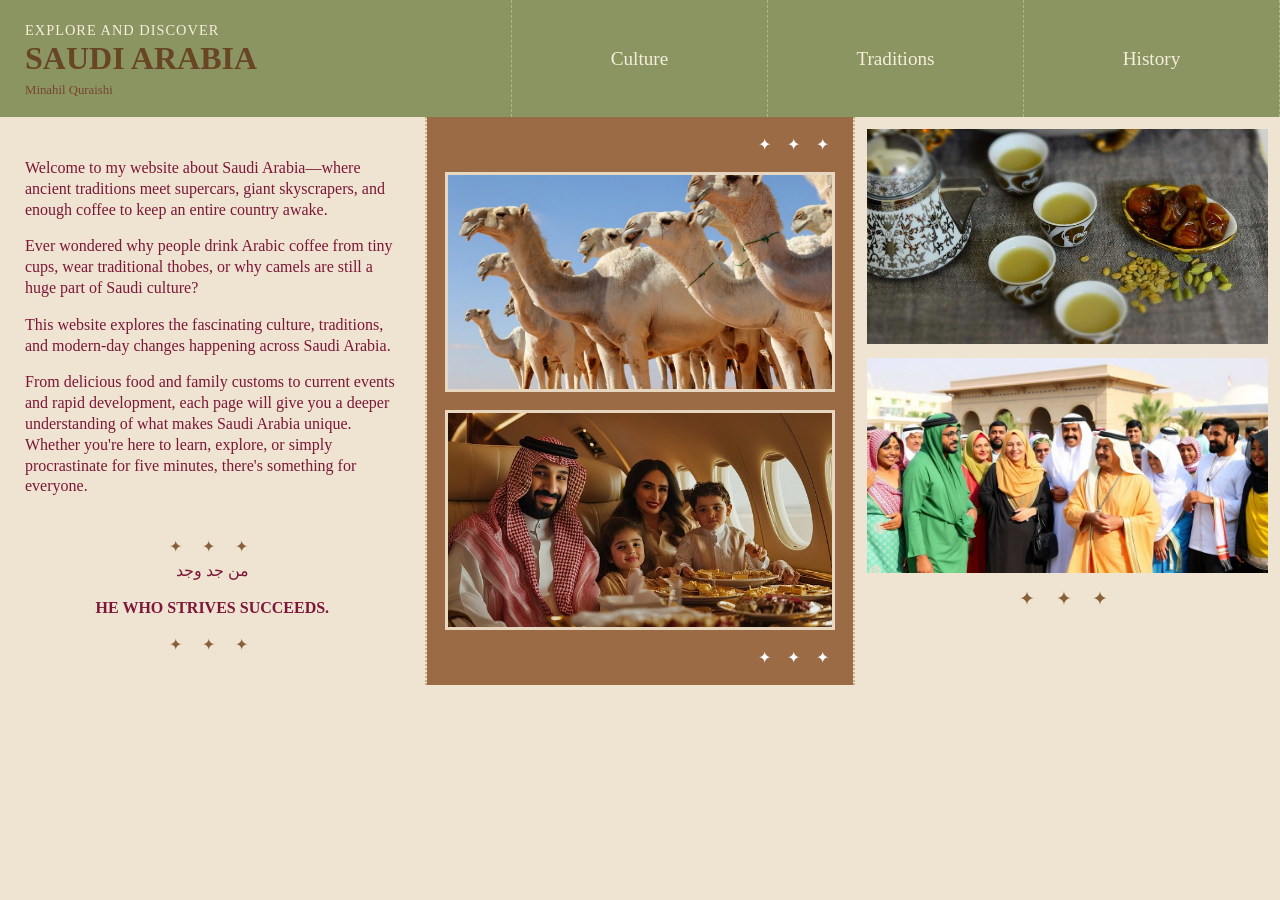
<file: index.html>
<!DOCTYPE html>
<html lang="en">
<!--Tab name-->

<head>
    <meta charset="UTF-8">
    <title>Explore Saudi Arabia</title>
    <link rel="stylesheet" href="style.css">
</head>
<!--Header and Navigation Bar-->

<body>
    <header>
        <nav>
            <a class="logo" href="index.html">
                <span class="title">EXPLORE AND DISCOVER</span><br>
                <span class="country">SAUDI ARABIA</span><br>
                <span class="subtitle">Minahil Quraishi</span>
            </a>
            <a href="culture.html">Culture</a>
            <a href="traditions.html">Traditions</a>
            <a href="history.html">History</a>
        </nav>
    </header>

    <!--Body Paragraphs-->
    <main>
        <section class="intro">
            <p>
                Welcome to my website about Saudi Arabia—where ancient traditions meet supercars, giant skyscrapers, and
                enough coffee to keep an entire country awake.
            </p>
            <p>
                Ever wondered why people drink Arabic coffee from tiny cups, wear traditional thobes, or why camels are
                still a huge part of Saudi culture?
            </p>
            <p>
                This website explores the fascinating culture, traditions, and modern-day changes happening across Saudi
                Arabia.
            </p>
            <p>
                From delicious food and family customs to current events and rapid development, each page will give you
                a deeper understanding of what makes Saudi Arabia unique. Whether you're here to learn, explore, or
                simply procrastinate for five minutes, there's something for everyone.
            </p>

            <!--aesthetics-->
            <div class="quote">
                <div class="stars">✦ ✦ ✦</div>
                <p class="arabic">
                    من جد وجد
                </p>
                <p class="english">
                    HE WHO STRIVES SUCCEEDS.
                </p>
                <div class="stars">✦ ✦ ✦</div>
            </div>
        </section>
        
        <!--Images-->
        <section class="image-panel">
            <div class="top-stars">
                ✦ ✦ ✦
            </div>
            <img src="Images/Camel.jpg" alt="Camel">
            <img src="Images/Family.jpg" alt="Saudi family">
            <div class="bottom-stars">
                ✦ ✦ ✦
            </div>
        </section>

        <section class="side-images">
            <img src="Images/Coffee.jpg" alt="Arabic coffee">
            <img src="Images/Community.jpg" alt="Saudi community">
            <div class="side-stars">
                ✦ ✦ ✦
            </div>
        </section>

    </main>

</body>

</html>
</file>
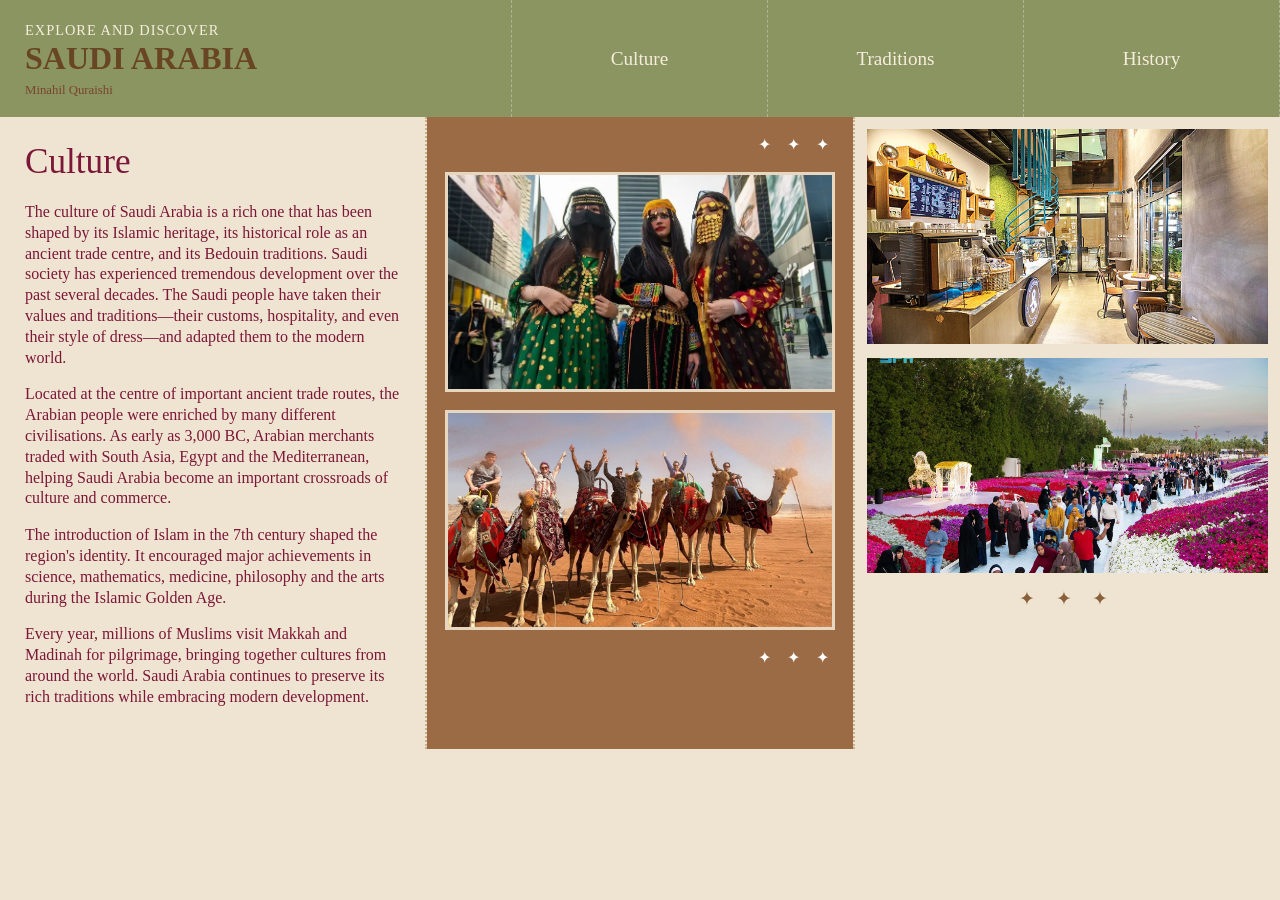
<file: culture.html>
<!DOCTYPE html>
<html lang="en">

<!--Tab name-->
<head>
    <meta charset="UTF-8">
    <title>Culture | Explore Saudi Arabia</title>
    <link rel="stylesheet" href="style.css">
</head>

<!--Header and Navigation Bar-->
<body>
    <header>
        <nav>
            <a class="logo" href="index.html">
                <span class="title">EXPLORE AND DISCOVER</span><br>
                <span class="country">SAUDI ARABIA</span><br>
                <span class="subtitle">Minahil Quraishi</span>
            </a>
            <a href="culture.html">Culture</a>
            <a href="traditions.html">Traditions</a>
            <a href="history.html">History</a>
        </nav>
    </header>
    <main>

        <!--Content Paragrahs-->
        <section class="intro">
            <h1>Culture</h1>
            <p>
                The culture of Saudi Arabia is a rich one that has been shaped by its Islamic heritage,
                its historical role as an ancient trade centre, and its Bedouin traditions. Saudi society
                has experienced tremendous development over the past several decades. The Saudi people
                have taken their values and traditions—their customs, hospitality, and even their style
                of dress—and adapted them to the modern world.
            </p>
            <p>
                Located at the centre of important ancient trade routes, the Arabian people were enriched
                by many different civilisations. As early as 3,000 BC, Arabian merchants traded with
                South Asia, Egypt and the Mediterranean, helping Saudi Arabia become an important
                crossroads of culture and commerce.
            </p>
            <p>
                The introduction of Islam in the 7th century shaped the region's identity. It encouraged
                major achievements in science, mathematics, medicine, philosophy and the arts during
                the Islamic Golden Age.
            </p>
            <p>
                Every year, millions of Muslims visit Makkah and Madinah for pilgrimage, bringing
                together cultures from around the world. Saudi Arabia continues to preserve its rich
                traditions while embracing modern development.
            </p>
        </section>
        
        <!--Images and aesthetics-->
        <section class="image-panel">
            <div class="top-stars">
                ✦ ✦ ✦
            </div>

            <img src="Images/culture2.png" alt="Traditional Saudi clothing">
            <img src="Images/culture3.jpg" alt="Camel riding festival">
            <div class="bottom-stars">
                ✦ ✦ ✦
            </div>
        </section>

        <section class="side-images">
            <img src="Images/culture1.jpg" alt="Traditional Saudi coffee">
            <img src="Images/festival.jpg" alt="Saudi cultural festival">
            <div class="side-stars">
                ✦ ✦ ✦
            </div>
        </section>

    </main>

</body>

</html>
</file>
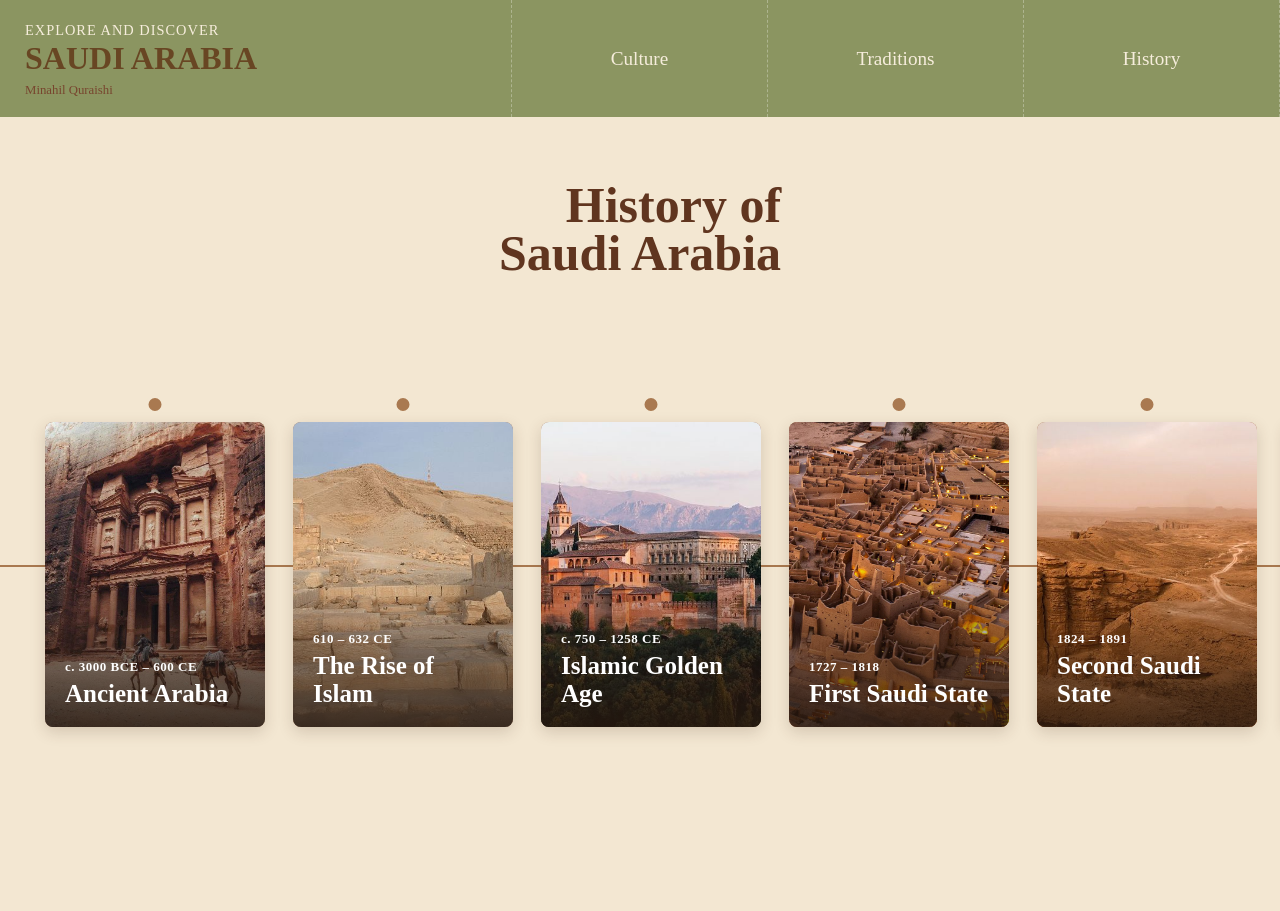
<file: history.html>
<!DOCTYPE html>
<html lang="en">
<!--Tab name-->
<head>
    <meta charset="UTF-8">
    <title>History | Explore Saudi Arabia</title>
    <link rel="stylesheet" href="style.css">
</head>

<!--Header and Navigation Bar-->
<body>
<header>
    <nav>
        <a class="logo" href="index.html">
            <span class="title">EXPLORE AND DISCOVER</span><br>
            <span class="country">SAUDI ARABIA</span><br>
            <span class="subtitle">Minahil Quraishi</span>
            </a>
        <a href="culture.html">Culture</a>
        <a href="traditions.html">Traditions</a>
        <a href="history.html">History</a>
    </nav>
</header>

<!--Title-->
<main class="history-page">

    <section class="history-intro">
        <h1>History of<br>Saudi Arabia</h1>
    </section>

<!--History Timeline-->
    <section class="history-timeline">

        <div class="timeline-line"></div>


        <!-- EVENT 1 -->
        <div class="history-card">
            <div class="card-inner">

                <div class="card-front">
                    <img src="Images/ancient-arabia.jpg"
                         alt="Ancient Arabia">

                    <div class="card-label">
                        <span>c. 3000 BCE – 600 CE</span>
                        <h2>Ancient Arabia</h2>
                    </div>
                </div>

                <div class="card-back">
                    <h2>Ancient Arabia</h2>

                    <p>
                        The Arabian Peninsula was home to communities and
                        kingdoms such as the Thamud and
                        Nabataeans. Trade routes connected Arabia with
                        Asia and the Mediterranean, while places
                        such as Hegra became important centres of trade
                        and culture.
                    </p>
                </div>

            </div>
        </div>


        <!-- EVENT 2 -->
        <div class="history-card">
            <div class="card-inner">

                <div class="card-front">
                    <img src="Images/rise-of-islam.jpg"
                         alt="Makkah and the rise of Islam">

                    <div class="card-label">
                        <span>610 – 632 CE</span>
                        <h2>The Rise of Islam</h2>
                    </div>
                </div>

                <div class="card-back">
                    <h2>The Rise of Islam</h2>

                    <p>
                        In 610 CE, Prophet Muhammad began receiving the
                        revelations of the Qur'an in Makkah. Islam spread
                        throughout Arabia, while Makkah and Madinah became
                        the two holiest cities in Islam.
                    </p>
                </div>

            </div>
        </div>


        <!-- EVENT 3 -->
        <div class="history-card">
            <div class="card-inner">

                <div class="card-front">
                    <img src="Images/islamic-golden-age.jpg"
                         alt="Islamic Golden Age">

                    <div class="card-label">
                        <span>c. 750 – 1258 CE</span>
                        <h2>Islamic Golden Age</h2>
                    </div>
                </div>

                <div class="card-back">
                    <h2>Islamic Golden Age</h2>

                    <p>
                        Scholars across the Islamic world made major
                        advances in mathematics, medicine, astronomy,
                        science and literature. Makkah and Madinah also
                        remained important centres of Islamic learning,
                        pilgrimage and culture.
                    </p>
                </div>

            </div>
        </div>


        <!-- EVENT 4 -->
        <div class="history-card">
            <div class="card-inner">

                <div class="card-front">
                    <img src="Images/first-saudi-state.jpg"
                         alt="Diriyah and the First Saudi State">

                    <div class="card-label">
                        <span>1727 – 1818</span>
                        <h2>First Saudi State</h2>
                    </div>
                </div>

                <div class="card-back">
                    <h2>First Saudi State</h2>

                    <p>
                        The First Saudi State was established in 1727,
                        with Diriyah as its capital. It expanded across
                        much of the Arabian Peninsula before being defeated
                        in 1818 by an Ottoman-Egyptian campaign.
                    </p>
                </div>

            </div>
        </div>


        <!-- EVENT 5 -->
        <div class="history-card">
            <div class="card-inner">

                <div class="card-front">
                    <img src="Images/second-saudi-state.jpg"
                         alt="Riyadh and the Second Saudi State">

                    <div class="card-label">
                        <span>1824 – 1891</span>
                        <h2>Second Saudi State</h2>
                    </div>
                </div>

                <div class="card-back">
                    <h2>Second Saudi State</h2>

                    <p>
                        The Second Saudi State was established in 1824
                        and centred on Riyadh. Internal conflicts and
                        struggles over leadership weakened the state,
                        which eventually collapsed in 1891.
                    </p>
                </div>

            </div>
        </div>


        <!-- EVENT 6 -->
        <div class="history-card">
            <div class="card-inner">

                <div class="card-front">
                    <img src="Images/unification.jpg"
                         alt="Unification of Saudi Arabia">

                    <div class="card-label">
                        <span>1902 – 1932</span>
                        <h2>Unification</h2>
                    </div>
                </div>

                <div class="card-back">
                    <h2>Unification</h2>

                    <p>
                        Abdulaziz Ibn Saud recaptured Riyadh in 1902 and
                        spent the following decades bringing different
                        regions under his rule. On 23 September 1932,
                        the Kingdom of Saudi Arabia was officially
                        established.
                    </p>
                </div>

            </div>
        </div>


        <!-- EVENT 7 -->
        <div class="history-card">
            <div class="card-inner">

                <div class="card-front">
                    <img src="Images/oil-modern-saudi.jpg"
                         alt="Modern Saudi Arabia">

                    <div class="card-label">
                        <span>1938 – Today</span>
                        <h2>Oil & Modern Saudi Arabia</h2>
                    </div>
                </div>

                <div class="card-back">
                    <h2>Modern Saudi Arabia</h2>

                    <p>
                        Bulk amounts of oil was found near Dammam in 1938,
                        changing Saudi Arabia's economy. Today, the Kingdom
                        continues to modernise while preserving its
                        historical heritage through events such as Vision 2030.
                    </p>
                </div>

            </div>
        </div>

    </section>

</main>
</file>
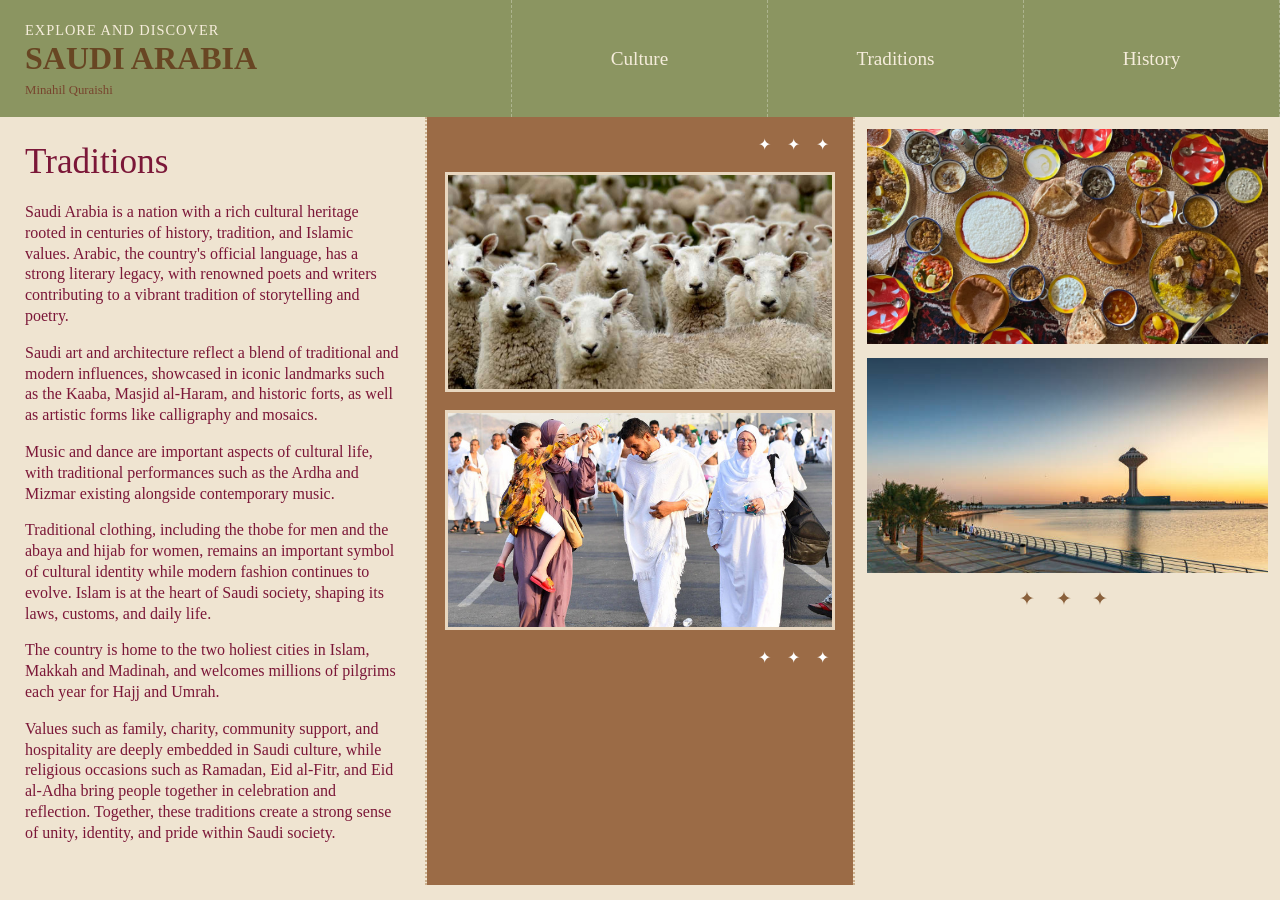
<file: traditions.html>
<!DOCTYPE html>
<html lang="en">
<!--Tab name-->

<head>
    <meta charset="UTF-8">
    <title>Traditions | Explore Saudi Arabia</title>
    <link rel="stylesheet" href="style.css">
</head>

<!--Header and Navigation Bar-->
<body>
    <header>
        <nav>
            <a class="logo" href="index.html">
                <span class="title">EXPLORE AND DISCOVER</span><br>
                <span class="country">SAUDI ARABIA</span><br>
                <span class="subtitle">Minahil Quraishi</span>
            </a>
            <a href="culture.html">Culture</a>
            <a href="traditions.html">Traditions</a>
            <a href="history.html">History</a>
        </nav>
    </header>

    <main>

        <!--Content Paragraphs-->
        <section class="intro">
            <h1>Traditions</h1>
            <p>
                Saudi Arabia is a nation with a rich cultural heritage rooted in centuries of history,
                tradition, and Islamic values. Arabic, the country's official language, has a strong
                literary legacy, with renowned poets and writers contributing to a vibrant tradition
                of storytelling and poetry.
            </p>
            <p>
                Saudi art and architecture reflect a blend of traditional and modern influences,
                showcased in iconic landmarks such as the Kaaba, Masjid al-Haram, and historic forts,
                as well as artistic forms like calligraphy and mosaics.
            </p>
            <p>
                Music and dance are important aspects of cultural life, with traditional performances
                such as the Ardha and Mizmar existing alongside contemporary music.
            </p>
            <p>
                Traditional clothing, including the thobe for men and the abaya and hijab for women,
                remains an important symbol of cultural identity while modern fashion continues to evolve.
                Islam is at the heart of Saudi society, shaping its laws, customs, and daily life.
            </p>
            <p>
                The country is home to the two holiest cities in Islam, Makkah and Madinah, and welcomes
                millions of pilgrims each year for Hajj and Umrah.
            </p>
            <p>
                Values such as family, charity, community support, and hospitality are deeply embedded
                in Saudi culture, while religious occasions such as Ramadan, Eid al-Fitr, and Eid al-Adha
                bring people together in celebration and reflection. Together, these traditions create a
                strong sense of unity, identity, and pride within Saudi society.
            </p>
        </section>
        
        <!--Images-->
        <section class="image-panel">
            <div class="top-stars">
                ✦ ✦ ✦
            </div>

            <img src="Images/traditions1.jpg" alt="Camel in the Saudi desert">

            <img src="Images/traditions2.jpg" alt="Saudi community and family traditions">
            <div class="bottom-stars">
                ✦ ✦ ✦
            </div>
        </section>

        <section class="side-images">
            <img src="Images/traditions3.jpg" alt="Traditional Saudi coffee">
            <img src="Images/traditions4.jpg" alt="Saudi cultural festival">
            <div class="side-stars">
                ✦ ✦ ✦
            </div>
        </section>
    </main>

</body>

</html>
</file>
<file: style.css>
/* Makes padding and borders look proper on different screen sizes */
* {
   box-sizing: border-box;
}

/* stops images from becoming wider than their container boxes */
img {
   max-width: 100%;
   display: block;
}

/*code for the design*/
.intro h1{
   color:#7b1738;
   font-size:2.2rem;
   font-weight:normal;
   margin-top:0;
   margin-bottom:20px;
}
/*Code for the paragraph*/
.intro p{
   color:#7b1738;
}
/*styles the body, header and navigation including all classes I used in the respective sections. From line 24-131*/
body{
   margin:0;
   background:#efe4d1;
   font-family:Georgia, serif;
   color:#5f4127;
}
header{
   background:#8b9561;
}
nav{
   display:grid;
   grid-template-columns:2fr 1fr 1fr 1fr;
}
nav a{
   text-decoration:none;
   color:#f6eddc;
   text-align:center;
   padding:18px;
   border-right:1px dashed rgba(255,255,255,.3);
   display:flex;
   justify-content:center;
   align-items:center;
   font-size:1.2rem;
}
.logo{
   display:block;
   text-align:left;
   padding-left:25px;
}
.title{
   font-size:0.9rem;
   letter-spacing:1px;
}
.country{
   font-size:2rem;
   font-weight:bold;
   color:#684623;
}
.subtitle{
   font-size:0.8rem;
   color:#78452e;
}
main{
   display:grid;
   grid-template-columns:1fr 1fr 1fr;
}
.intro{
   padding:25px;
   border-right:2px dotted #ccb08d;
}
.intro p{
   font-size:1rem;
   line-height:1.3;
}
.quote{
   text-align:center;
   margin-top:40px;
}
.arabic{
   font-size:1.8rem;
   margin:5px;
}
.english{
   font-size:.85rem;
   font-weight:bold;
}
.stars{
   color:#8a603b;
   letter-spacing:8px;
}
.image-panel{
   background:#9b6b46;
   padding:18px;
   display:flex;
   flex-direction:column;
   gap:18px;
}
.image-panel img{
   width:100%;
   height:220px;
   object-fit:cover;
   border:3px solid #e8d7c0;
}
.top-stars,
.bottom-stars{
   text-align:right;
   color:white;
   letter-spacing:6px;
}
.side-images{
   padding:12px;
   border-left:2px dotted #ccb08d;
   display:flex;
   flex-direction:column;
   gap:14px;
}
.side-images img{
   width:100%;
   height:215px;
   object-fit:cover;
}
.side-stars{
   text-align:center;
   color:#8a603b;
   font-size:1.2rem;
   letter-spacing:8px;
}

/*History Page stuff*/
.history-page {
   background: #f3e7d2;
   min-height: calc(100vh - 106px);
   padding: 65px 0 90px;
   overflow-x: hidden;
   display: block;
}
.history-intro {
   display: flex;
   justify-content: center;
   align-items: center;
   gap: 70px;
   max-width: 900px;
   margin: 0 auto 70px;
   padding: 0 40px;
}

.history-intro h1 {
   color: #60351f;
   font-family: Georgia, serif;
   font-size: clamp(2.3rem, 5vw, 50px);
   line-height: 0.95;
   text-align: right;
   margin: 0;
}

.history-intro p {
   width: 300px;
   color: #60351f;
   font-family: Georgia, serif;
   font-size: 17px;
   line-height: 1.6;
   text-align: center;
}


.history-timeline {
   position: relative;

   display: flex;
   gap: 28px;

   width: 100%;
   max-width: 100%;
   box-sizing: border-box;

   overflow-x: auto;
   overflow-y: visible;

   padding: 75px 45px 55px;

   scroll-behavior: smooth;

   flex-wrap: nowrap;
   
   /* Important as it makes horizontal scrolling smoother on phones */
   
   -webkit-overflow-scrolling: touch;
}





.timeline-line {
   position: absolute;

   left: 0;
   right: 0;
   top: 50%;

   height: 2px;

   background: #a97950;

   z-index: 0;
}


.history-card::before {
   content: "";

   position: absolute;

   width: 13px;
   height: 13px;

   background: #a97950;

   border: 3px solid #f3e7d2;

   border-radius: 50%;

   left: 50%;
   top: -27px;

   transform: translateX(-50%);

   z-index: 5;
}



.history-card {
   position: relative;

   flex: 0 0 220px;

   width: 220px;
   min-width: 220px;

   height: 305px;

   perspective: 1000px;

   z-index: 2;
}


.card-inner {
   position: relative;

   width: 100%;
   height: 100%;

   transition: transform 0.7s ease;

   transform-style: preserve-3d;
}



.history-card:hover .card-inner {
   transform: rotateY(180deg);
}

.card-front,
.card-back {
   position: absolute;

   width: 100%;
   height: 100%;

   border-radius: 8px;

   overflow: hidden;

   backface-visibility: hidden;

   box-shadow: 0 5px 15px rgba(70, 45, 30, 0.18);
}


.card-front {
   background: #a8754d;
}


.card-front img {
   width: 100%;
   height: 100%;

   object-fit: cover;

   display: block;
}


.card-front::after {
   content: "";

   position: absolute;

   inset: 0;

   background: linear-gradient(
       transparent 45%,
       rgba(40, 25, 15, 0.85)
   );
}

.card-label {
   position: absolute;

   bottom: 20px;
   left: 20px;
   right: 20px;

   color: white;

   z-index: 2;
}


.card-label span {
   font-size: 13px;
   font-weight: bold;
   letter-spacing: 0.5px;
}


.card-label h2 {
   margin: 5px 0 0;

   font-family: Georgia, serif;

   font-size: 25px;
   line-height: 1.1;
}

.card-back {
   background: #fffaf1;

   padding: 28px;

   box-sizing: border-box;

   transform: rotateY(180deg);

   display: flex;
   flex-direction: column;
   justify-content: center;
}


.card-back .card-year {
   color: #9a633e;

   font-size: 13px;

   font-weight: bold;

   margin-bottom: 8px;
}


.card-back h2 {
   color: #60351f;

   font-family: Georgia, serif;

   font-size: 25px;

   margin: 0 0 15px;
}


.card-back p {
   color: #60351f;

   font-family: Georgia, serif;

   font-size: 14px;

   line-height: 1.6;

   margin: 0;
}


@media (max-width: 700px) {

   .history-intro {
       flex-direction: column;
       gap: 25px;
   }

   .history-intro h1 {
       text-align: center;
       font-size: 40px;
   }

   .history-intro p {
       width: 90%;
   }

   .history-timeline {
       overflow-x: auto;

       width: 100%;

       box-sizing: border-box;

       justify-content: flex-start;
   }

}

/* Code for the responsive part */


/* Code SPECIFICALLY for Tablets */

   @media (max-width: 1000px) {

      /* Makes the navigation slightly smaller */
      nav a {
         font-size: 1rem;
         padding: 15px;
      }
   
      .country {
         font-size: 1.7rem;
      }
   
      /* Gives the History intro less space */
      .history-intro {
         gap: 40px;
         max-width: 800px;
      }
   
      .history-intro p {
         width: 260px;
      }
   
      /* Slightly makes the history cards smaller */
      .history-card {
         width: 210px;
         min-width: 210px;
         flex-basis: 210px;
         height: 290px;
      }
   }
   
   
   /* Code SPECIFICALLY for phones */
   
   @media (max-width: 700px) {
   
      /* Code for the header */
   
      /* Changes the columns to 2 so it doesn't get squashed */
      nav {
         grid-template-columns: 1fr 1fr;
      }
   
      .logo {
         padding: 15px;
      }
   
      .title {
         font-size: 0.7rem;
      }
   
      .country {
         font-size: 1.5rem;
      }
   
      .subtitle {
         font-size: 0.7rem;
      }
   
      nav a {
         font-size: 1rem;
         padding: 14px;
      }
   
   
      /* The culture page */
   
      /* Changes it to one column so it doesn't get squashed */
      main {
         grid-template-columns: 1fr;
      }
   
      .intro {
         border-right: none;
         border-bottom: 2px dotted #ccb08d;
         padding: 30px 25px;
      }
   
      .intro h1 {
         font-size: 2rem;
         text-align: center;
      }
   
      .intro p {
         text-align: center;
         line-height: 1.5;
      }
   
      .image-panel {
         padding: 15px;
      }
   
      .image-panel img {
         height: auto;
         min-height: 180px;
      }
   
      .side-images {
         border-left: none;
         border-top: 2px dotted #ccb08d;
         padding: 20px;
      }
   
      .side-images img {
         height: auto;
         min-height: 180px;
      }
   
   
      /* History introduction */
   
      /* Stacks the history cards from side-to-side. This is SPECIFICALLY for phones as mentioned above.*/
      .history-intro {
         flex-direction: column;
         gap: 25px;
   
         padding: 0 25px;
   
         margin-bottom: 40px;
      }
   
      .history-intro h1 {
         text-align: center;
         font-size: 2.5rem;
      }
   
      .history-intro p {
         width: 100%;
         max-width: 450px;
         font-size: 16px;
      }
   
   
      /* History timeline code */
   
      /* History cards stay horizontal */
      .history-timeline {
         padding: 65px 25px 45px;
         gap: 20px;
      }
   
      /* Makes the cards small enough to fit on small phones */
      .history-card {
         width: 190px;
         min-width: 190px;
         flex-basis: 190px;
         height: 275px;
      }
   
      .card-label {
         bottom: 15px;
         left: 15px;
         right: 15px;
      }
   
      .card-label h2 {
         font-size: 21px;
      }
   
      .card-back {
         padding: 20px;
      }
   
      .card-back h2 {
         font-size: 21px;
         margin-bottom: 10px;
      }
   
      .card-back p {
         font-size: 13px;
         line-height: 1.5;
      }
   }
   
   
   /* For super small phone. SPECIFICALLY. */
   
   @media (max-width: 450px) {
   
      /* Puts the logo on top */
      .logo {
         grid-column: span 2;
         text-align: center;
         padding: 12px;
      }
   
      nav a {
         padding: 12px 8px;
         font-size: 0.95rem;
      }
   
      .history-intro h1 {
         font-size: 2.2rem;
      }
   
      /* Slightly smaller than normal on small phone */
      .history-card {
         width: 175px;
         min-width: 175px;
         flex-basis: 175px;
         height: 255px;
      }
   
      .card-back {
         padding: 17px;
      }
   
      .card-back p {
         font-size: 12px;
      }
   }
</file>
